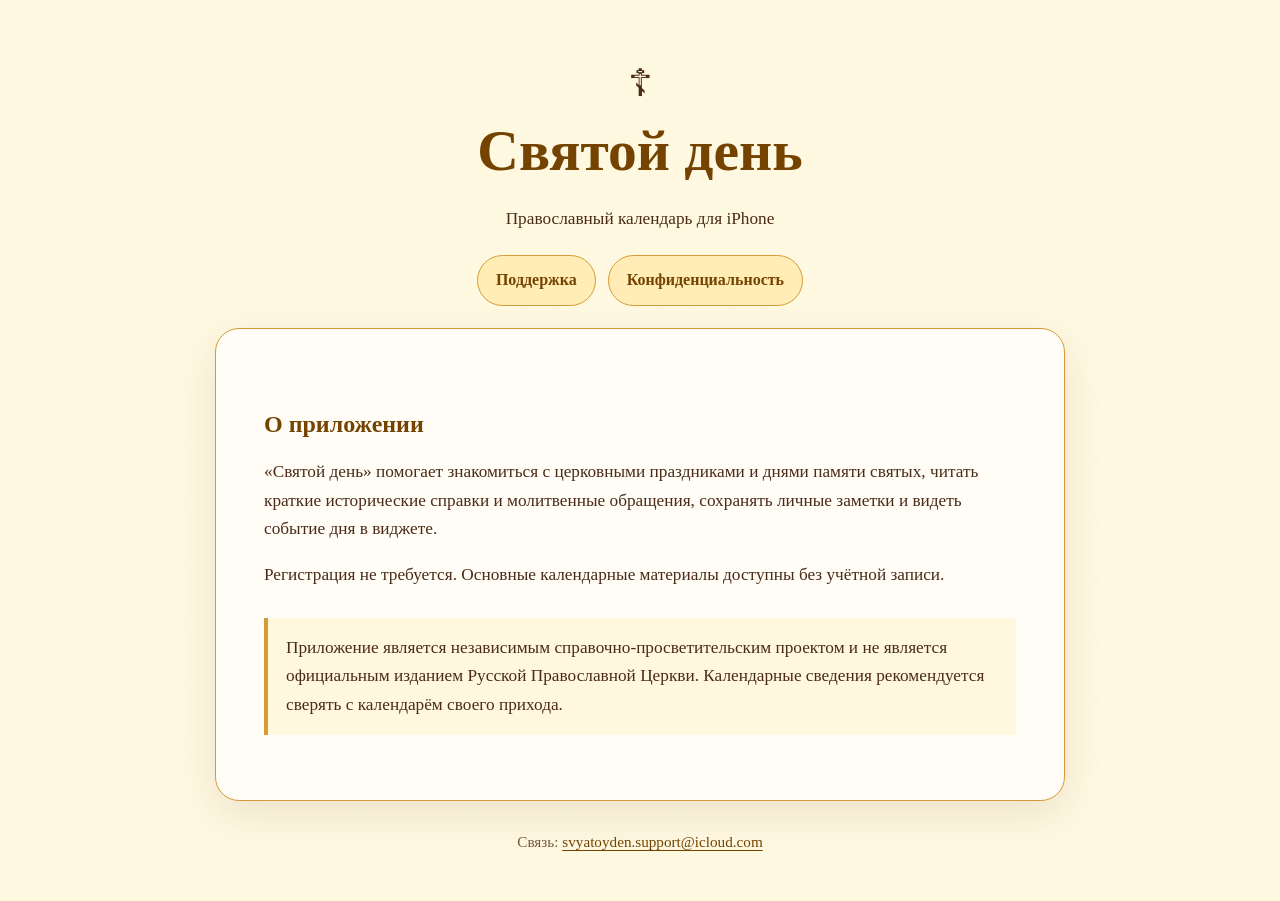
<file: index.html>
<!doctype html>
<html lang="ru">
<head>
  <meta charset="utf-8">
  <meta name="viewport" content="width=device-width, initial-scale=1">
  <meta name="description" content="Официальные страницы поддержки и конфиденциальности приложения «Святой день».">
  <title>Святой день</title>
  <link rel="stylesheet" href="styles.css">
</head>
<body>
  <header>
    <div aria-hidden="true" style="font-size:2.4rem">☦</div>
    <h1>Святой день</h1>
    <p>Православный календарь для iPhone</p>
    <nav aria-label="Основная навигация">
      <a class="button" href="support/">Поддержка</a>
      <a class="button" href="privacy/">Конфиденциальность</a>
    </nav>
  </header>
  <main>
    <h2>О приложении</h2>
    <p>«Святой день» помогает знакомиться с церковными праздниками и днями памяти святых, читать краткие исторические справки и молитвенные обращения, сохранять личные заметки и видеть событие дня в виджете.</p>
    <p>Регистрация не требуется. Основные календарные материалы доступны без учётной записи.</p>
    <p class="note">Приложение является независимым справочно-просветительским проектом и не является официальным изданием Русской Православной Церкви. Календарные сведения рекомендуется сверять с календарём своего прихода.</p>
  </main>
  <footer>Связь: <a href="mailto:svyatoyden.support@icloud.com">svyatoyden.support@icloud.com</a></footer>
</body>
</html>
</file>
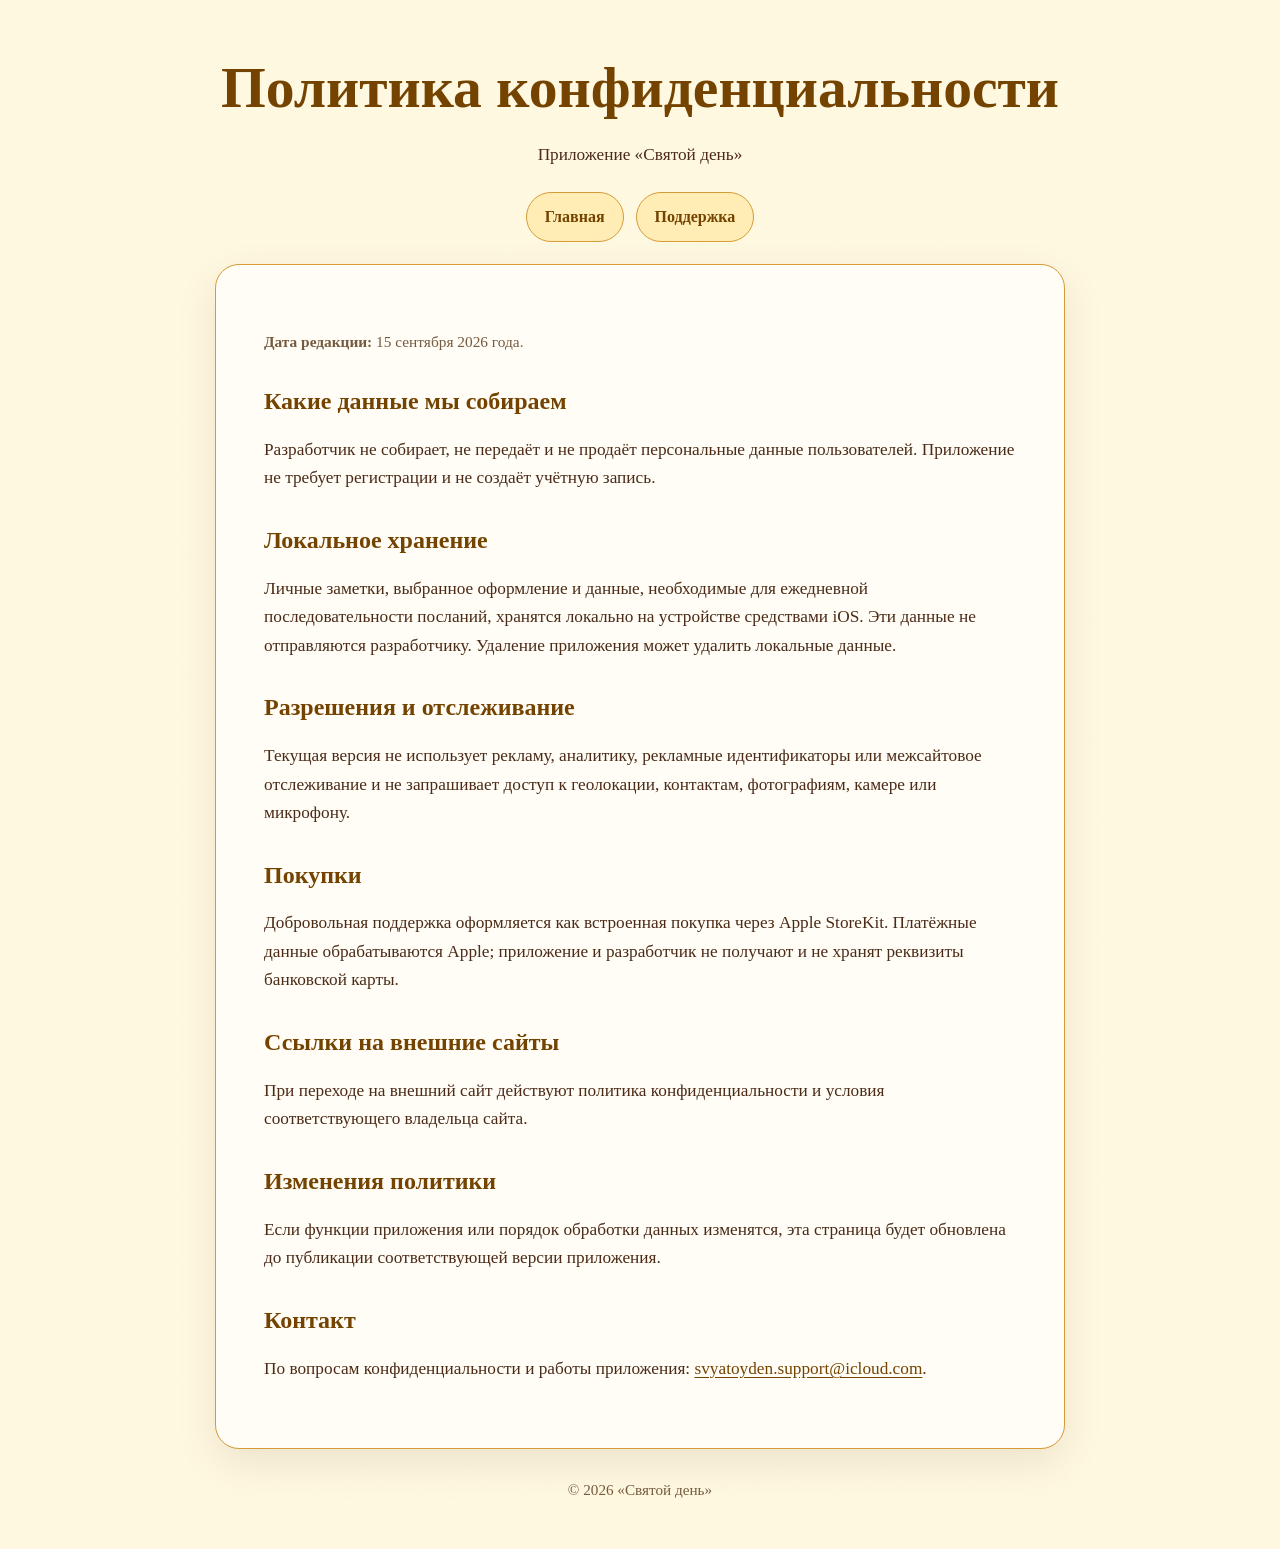
<file: privacy/index.html>
<!doctype html>
<html lang="ru">
<head>
  <meta charset="utf-8">
  <meta name="viewport" content="width=device-width, initial-scale=1">
  <meta name="description" content="Политика конфиденциальности приложения «Святой день».">
  <title>Политика конфиденциальности — Святой день</title>
  <link rel="stylesheet" href="../styles.css">
</head>
<body>
  <header>
    <h1>Политика конфиденциальности</h1>
    <p>Приложение «Святой день»</p>
    <nav aria-label="Основная навигация">
      <a class="button" href="../">Главная</a>
      <a class="button" href="../support/">Поддержка</a>
    </nav>
  </header>
  <main>
    <p class="small"><strong>Дата редакции:</strong> 15 сентября 2026 года.</p>

    <h2>Какие данные мы собираем</h2>
    <p>Разработчик не собирает, не передаёт и не продаёт персональные данные пользователей. Приложение не требует регистрации и не создаёт учётную запись.</p>

    <h2>Локальное хранение</h2>
    <p>Личные заметки, выбранное оформление и данные, необходимые для ежедневной последовательности посланий, хранятся локально на устройстве средствами iOS. Эти данные не отправляются разработчику. Удаление приложения может удалить локальные данные.</p>

    <h2>Разрешения и отслеживание</h2>
    <p>Текущая версия не использует рекламу, аналитику, рекламные идентификаторы или межсайтовое отслеживание и не запрашивает доступ к геолокации, контактам, фотографиям, камере или микрофону.</p>

    <h2>Покупки</h2>
    <p>Добровольная поддержка оформляется как встроенная покупка через Apple StoreKit. Платёжные данные обрабатываются Apple; приложение и разработчик не получают и не хранят реквизиты банковской карты.</p>

    <h2>Ссылки на внешние сайты</h2>
    <p>При переходе на внешний сайт действуют политика конфиденциальности и условия соответствующего владельца сайта.</p>

    <h2>Изменения политики</h2>
    <p>Если функции приложения или порядок обработки данных изменятся, эта страница будет обновлена до публикации соответствующей версии приложения.</p>

    <h2>Контакт</h2>
    <p>По вопросам конфиденциальности и работы приложения: <a href="mailto:svyatoyden.support@icloud.com">svyatoyden.support@icloud.com</a>.</p>
  </main>
  <footer>© 2026 «Святой день»</footer>
</body>
</html>
</file>
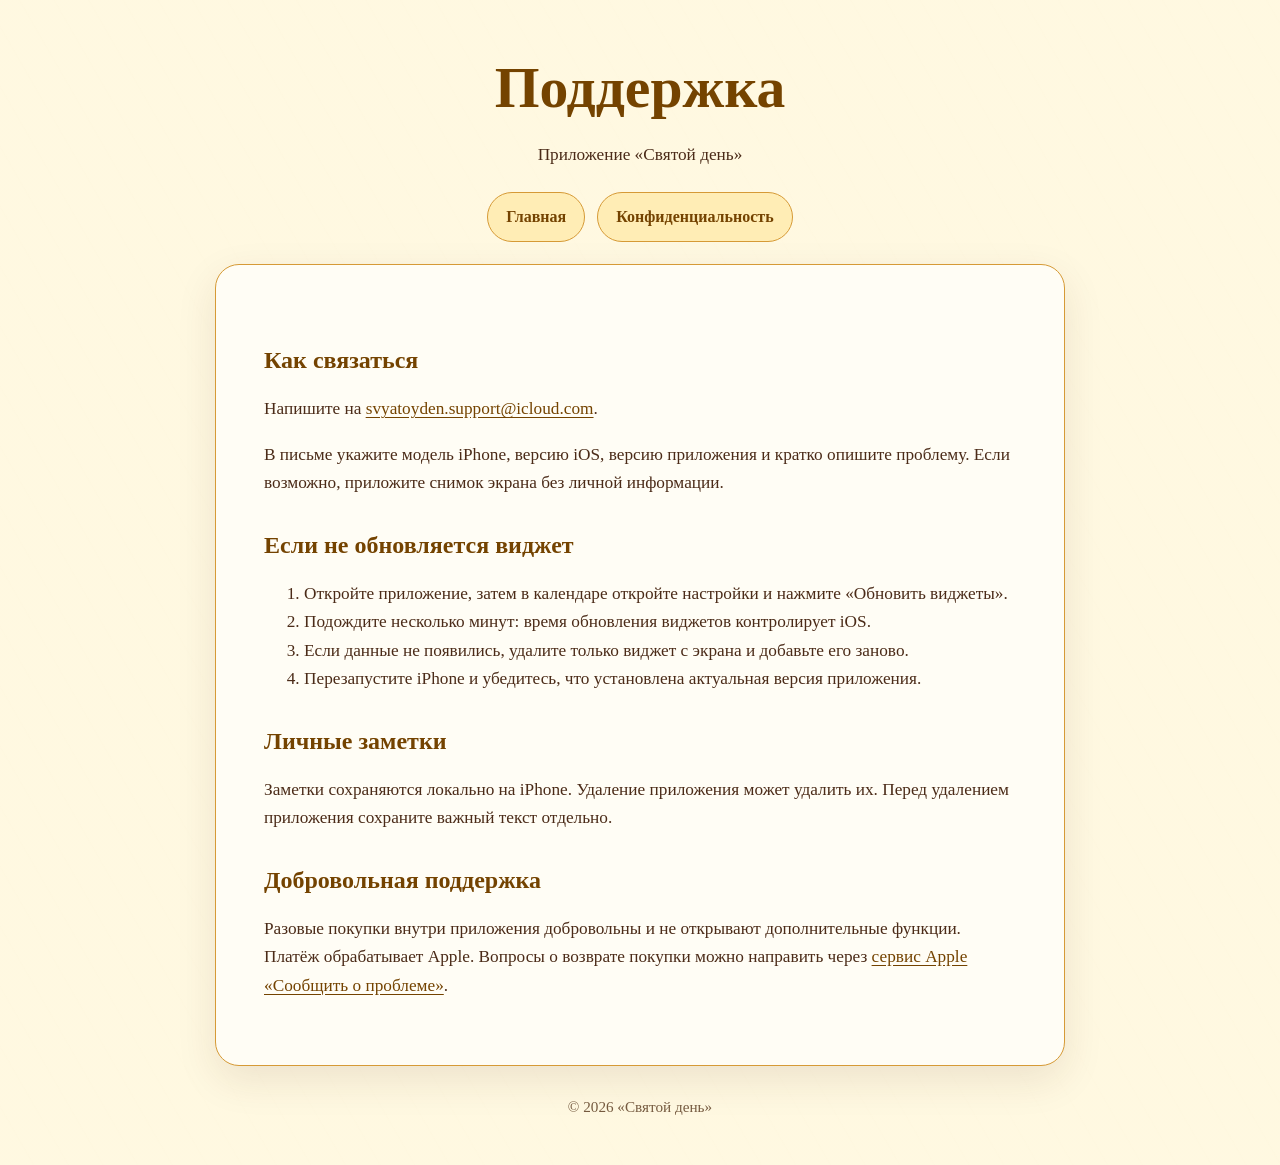
<file: support/index.html>
<!doctype html>
<html lang="ru">
<head>
  <meta charset="utf-8">
  <meta name="viewport" content="width=device-width, initial-scale=1">
  <meta name="description" content="Поддержка приложения «Святой день».">
  <title>Поддержка — Святой день</title>
  <link rel="stylesheet" href="../styles.css">
</head>
<body>
  <header>
    <h1>Поддержка</h1>
    <p>Приложение «Святой день»</p>
    <nav aria-label="Основная навигация">
      <a class="button" href="../">Главная</a>
      <a class="button" href="../privacy/">Конфиденциальность</a>
    </nav>
  </header>
  <main>
    <h2>Как связаться</h2>
    <p>Напишите на <a href="mailto:svyatoyden.support@icloud.com?subject=%D0%9F%D0%BE%D0%B4%D0%B4%D0%B5%D1%80%D0%B6%D0%BA%D0%B0%20%D0%BF%D1%80%D0%B8%D0%BB%D0%BE%D0%B6%D0%B5%D0%BD%D0%B8%D1%8F%20%C2%AB%D0%A1%D0%B2%D1%8F%D1%82%D0%BE%D0%B9%20%D0%B4%D0%B5%D0%BD%D1%8C%C2%BB">svyatoyden.support@icloud.com</a>.</p>
    <p>В письме укажите модель iPhone, версию iOS, версию приложения и кратко опишите проблему. Если возможно, приложите снимок экрана без личной информации.</p>

    <h2>Если не обновляется виджет</h2>
    <ol>
      <li>Откройте приложение, затем в календаре откройте настройки и нажмите «Обновить виджеты».</li>
      <li>Подождите несколько минут: время обновления виджетов контролирует iOS.</li>
      <li>Если данные не появились, удалите только виджет с экрана и добавьте его заново.</li>
      <li>Перезапустите iPhone и убедитесь, что установлена актуальная версия приложения.</li>
    </ol>

    <h2>Личные заметки</h2>
    <p>Заметки сохраняются локально на iPhone. Удаление приложения может удалить их. Перед удалением приложения сохраните важный текст отдельно.</p>

    <h2>Добровольная поддержка</h2>
    <p>Разовые покупки внутри приложения добровольны и не открывают дополнительные функции. Платёж обрабатывает Apple. Вопросы о возврате покупки можно направить через <a href="https://reportaproblem.apple.com/">сервис Apple «Сообщить о проблеме»</a>.</p>
  </main>
  <footer>© 2026 «Святой день»</footer>
</body>
</html>
</file>
<file: styles.css>
:root {
  color-scheme: light;
  --ink: #4b2b18;
  --muted: #755a3f;
  --gold: #a86608;
  --gold-dark: #744300;
  --cream: #fff8df;
  --paper: #fffdf5;
  --border: #d69a36;
}
* { box-sizing: border-box; }
body {
  margin: 0;
  color: var(--ink);
  background:
    linear-gradient(rgba(255,248,223,.94), rgba(255,248,223,.94)),
    repeating-linear-gradient(60deg, transparent 0 28px, rgba(168,102,8,.08) 29px 30px);
  font-family: Georgia, "Times New Roman", serif;
  line-height: 1.65;
}
header, main, footer { width: min(850px, calc(100% - 32px)); margin-inline: auto; }
header { padding: 52px 0 22px; text-align: center; }
main {
  background: var(--paper);
  border: 1px solid var(--border);
  border-radius: 24px;
  padding: clamp(24px, 5vw, 48px);
  box-shadow: 0 14px 40px rgba(75,43,24,.10);
}
footer { padding: 28px 0 46px; color: var(--muted); text-align: center; font-size: .95rem; }
h1, h2 { color: var(--gold-dark); line-height: 1.25; }
h1 { font-size: clamp(2.1rem, 6vw, 3.6rem); margin: 0 0 8px; }
h2 { margin-top: 2rem; }
p, li { font-size: 1.08rem; }
a { color: var(--gold-dark); text-underline-offset: 3px; }
nav { display: flex; justify-content: center; flex-wrap: wrap; gap: 12px; margin-top: 22px; }
.button {
  display: inline-block;
  padding: 11px 18px;
  border: 1px solid var(--border);
  border-radius: 999px;
  background: #ffedb5;
  font-weight: 700;
  text-decoration: none;
}
.note {
  margin-top: 28px;
  padding: 16px 18px;
  border-left: 4px solid var(--border);
  background: var(--cream);
}
.small { color: var(--muted); font-size: .96rem; }
@media (max-width: 560px) {
  header { padding-top: 34px; }
  main { border-radius: 18px; padding: 22px; }
}
</file>
